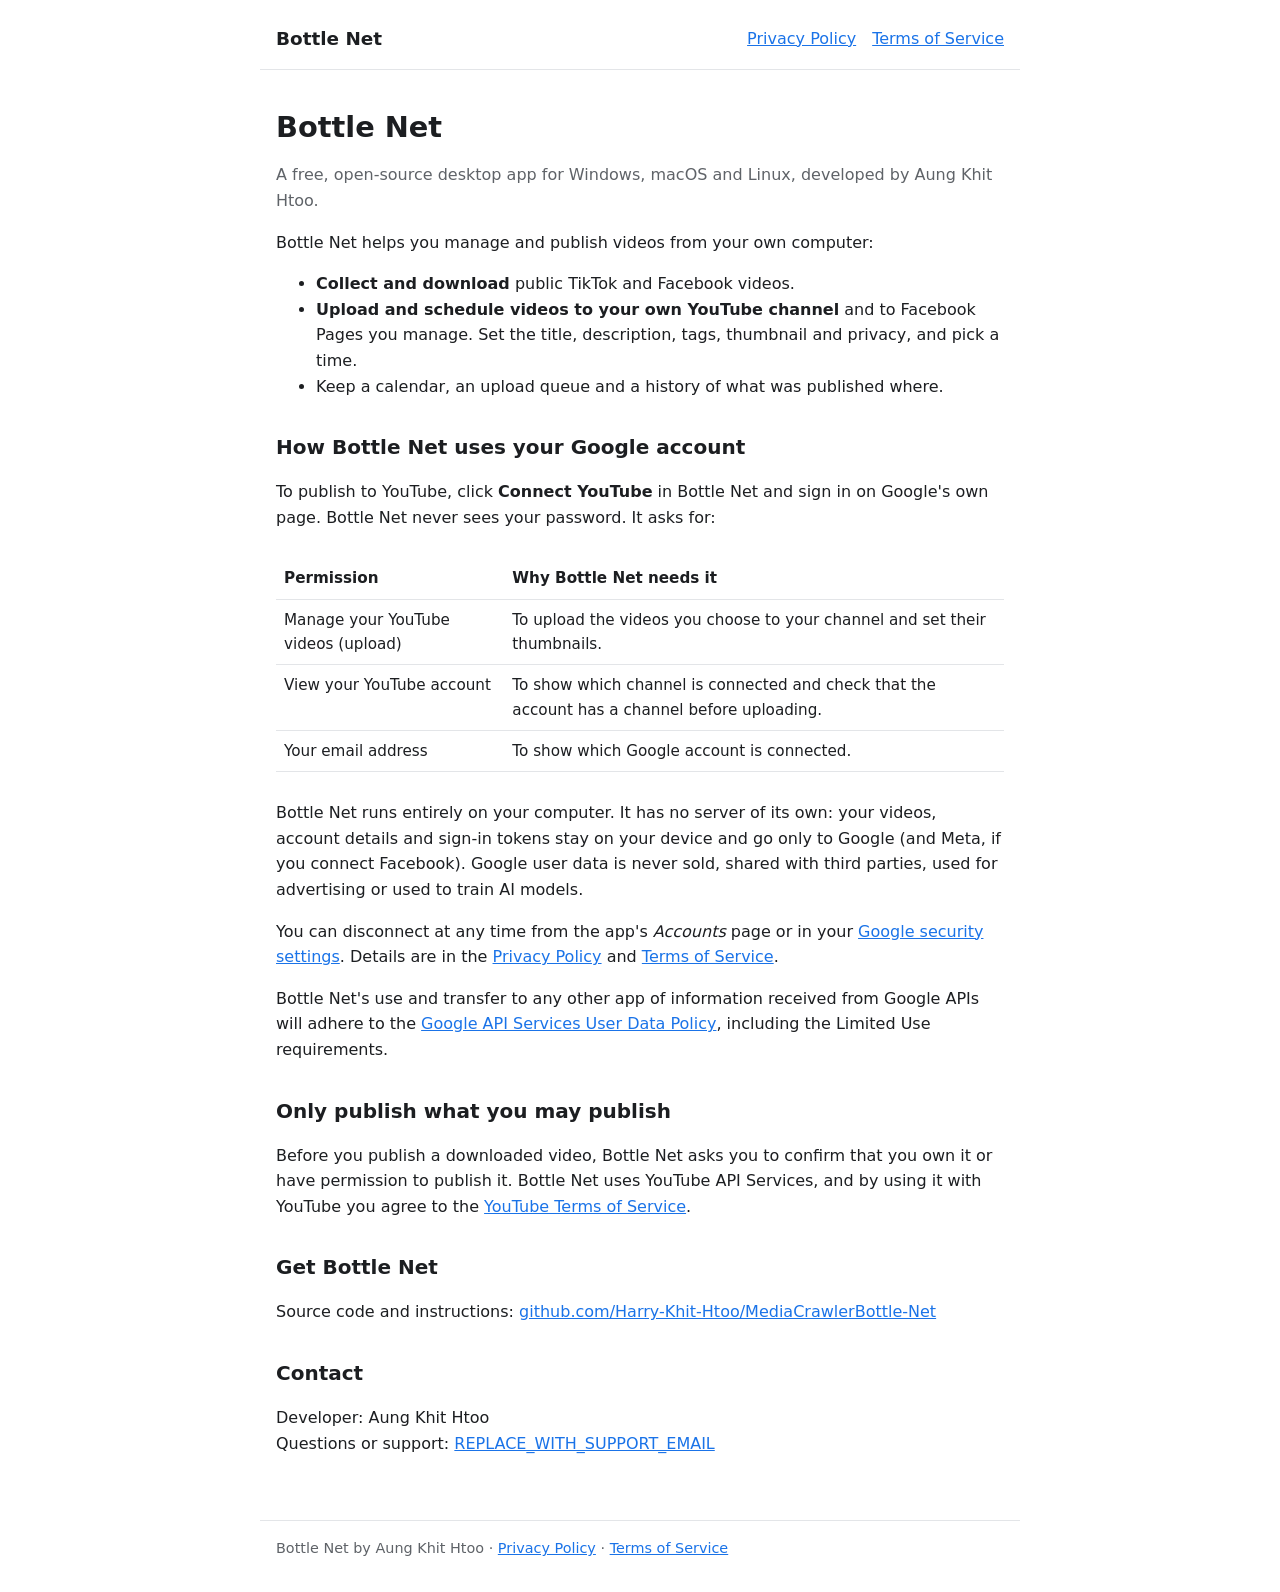
<file: docs/index.html>
<!DOCTYPE html>
<html lang="en">
<head>
  <meta charset="utf-8">
  <meta name="viewport" content="width=device-width, initial-scale=1">
  <title>Bottle Net</title>
  <meta name="description" content="Bottle Net is a free desktop app for downloading public videos and scheduling uploads to your own YouTube channel and Facebook Pages.">
  <link rel="stylesheet" href="style.css">
</head>
<body>
  <header>
    <a class="brand" href="index.html">Bottle Net</a>
    <nav>
      <a href="privacy.html">Privacy Policy</a>
      <a href="terms.html">Terms of Service</a>
    </nav>
  </header>

  <main>
    <h1>Bottle Net</h1>
    <p class="muted">A free, open-source desktop app for Windows, macOS and Linux, developed by Aung Khit Htoo.</p>

    <p>Bottle Net helps you manage and publish videos from your own computer:</p>
    <ul>
      <li><strong>Collect and download</strong> public TikTok and Facebook videos.</li>
      <li><strong>Upload and schedule videos to your own YouTube channel</strong> and to Facebook Pages you manage. Set the title, description, tags, thumbnail and privacy, and pick a time.</li>
      <li>Keep a calendar, an upload queue and a history of what was published where.</li>
    </ul>

    <h2>How Bottle Net uses your Google account</h2>
    <p>To publish to YouTube, click <strong>Connect YouTube</strong> in Bottle Net and sign in on Google's own page. Bottle Net never sees your password. It asks for:</p>
    <div class="table-wrap">
      <table>
        <tr><th>Permission</th><th>Why Bottle Net needs it</th></tr>
        <tr><td>Manage your YouTube videos (upload)</td><td>To upload the videos you choose to your channel and set their thumbnails.</td></tr>
        <tr><td>View your YouTube account</td><td>To show which channel is connected and check that the account has a channel before uploading.</td></tr>
        <tr><td>Your email address</td><td>To show which Google account is connected.</td></tr>
      </table>
    </div>
    <p>Bottle Net runs entirely on your computer. It has no server of its own: your videos, account details and sign-in tokens stay on your device and go only to Google (and Meta, if you connect Facebook). Google user data is never sold, shared with third parties, used for advertising or used to train AI models.</p>
    <p>You can disconnect at any time from the app's <em>Accounts</em> page or in your <a href="https://myaccount.google.com/permissions">Google security settings</a>. Details are in the <a href="privacy.html">Privacy Policy</a> and <a href="terms.html">Terms of Service</a>.</p>
    <p>Bottle Net's use and transfer to any other app of information received from Google APIs will adhere to the <a href="https://developers.google.com/terms/api-services-user-data-policy">Google API Services User Data Policy</a>, including the Limited Use requirements.</p>

    <h2>Only publish what you may publish</h2>
    <p>Before you publish a downloaded video, Bottle Net asks you to confirm that you own it or have permission to publish it. Bottle Net uses YouTube API Services, and by using it with YouTube you agree to the <a href="https://www.youtube.com/t/terms">YouTube Terms of Service</a>.</p>

    <h2>Get Bottle Net</h2>
    <p>Source code and instructions: <a href="https://github.com/Harry-Khit-Htoo/MediaCrawlerBottle-Net">github.com/Harry-Khit-Htoo/MediaCrawlerBottle-Net</a></p>

    <h2>Contact</h2>
    <p>Developer: Aung Khit Htoo<br>
      Questions or support: <a href="mailto:REPLACE_WITH_SUPPORT_EMAIL">REPLACE_WITH_SUPPORT_EMAIL</a></p>
  </main>

  <footer>
    Bottle Net by Aung Khit Htoo &middot; <a href="privacy.html">Privacy Policy</a> &middot; <a href="terms.html">Terms of Service</a>
  </footer>
</body>
</html>
</file>
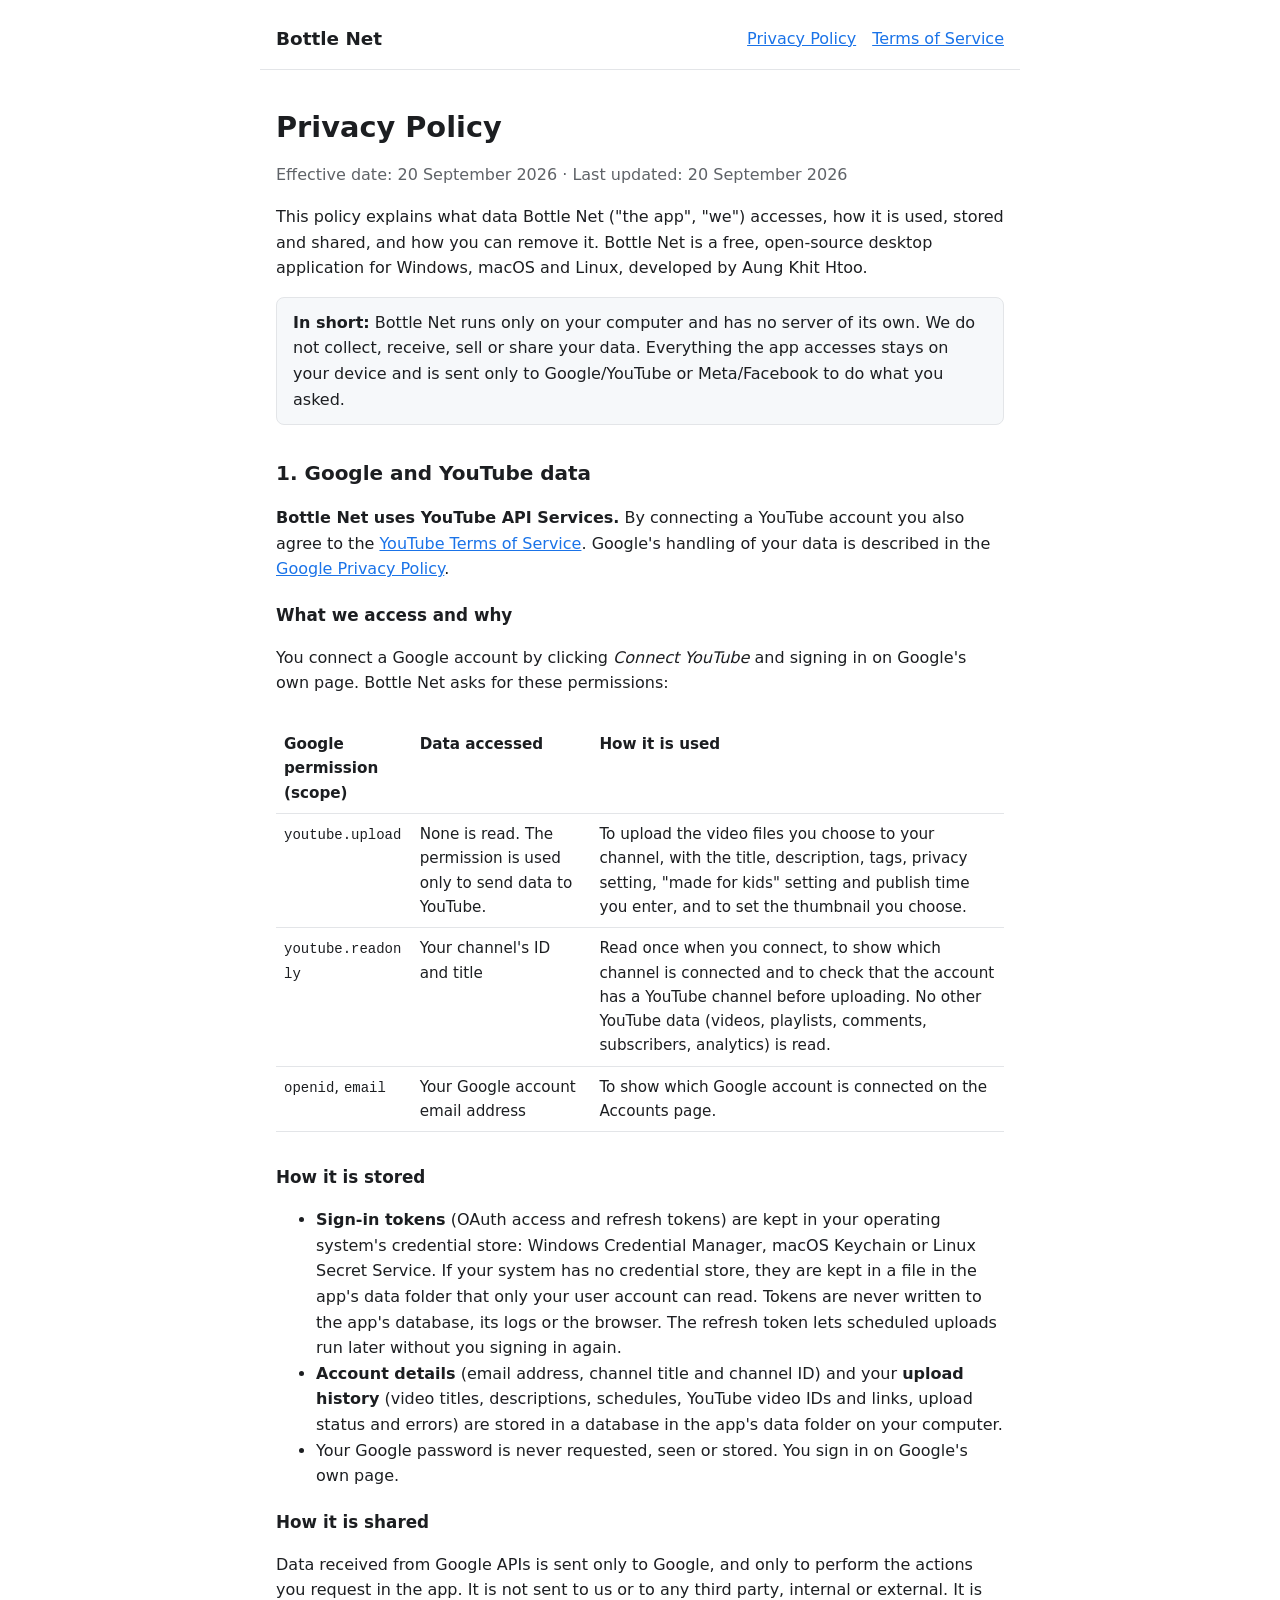
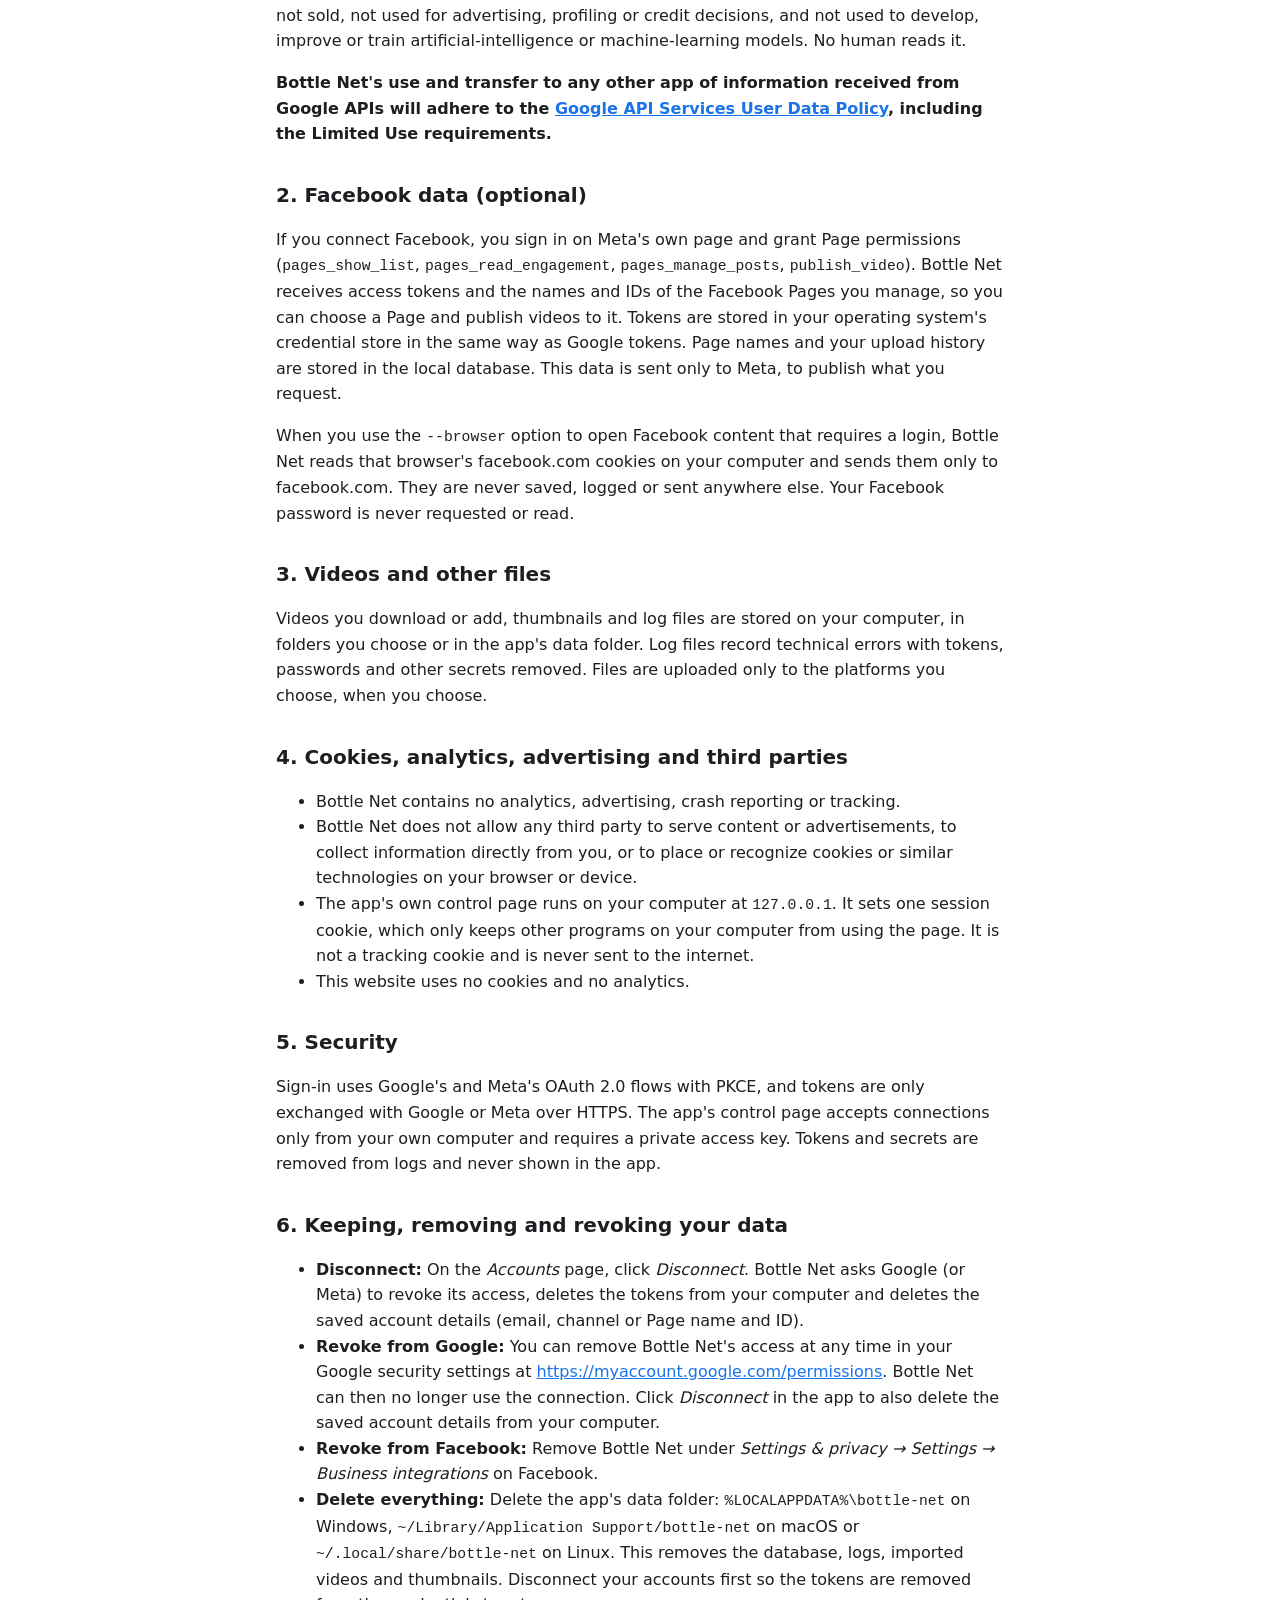
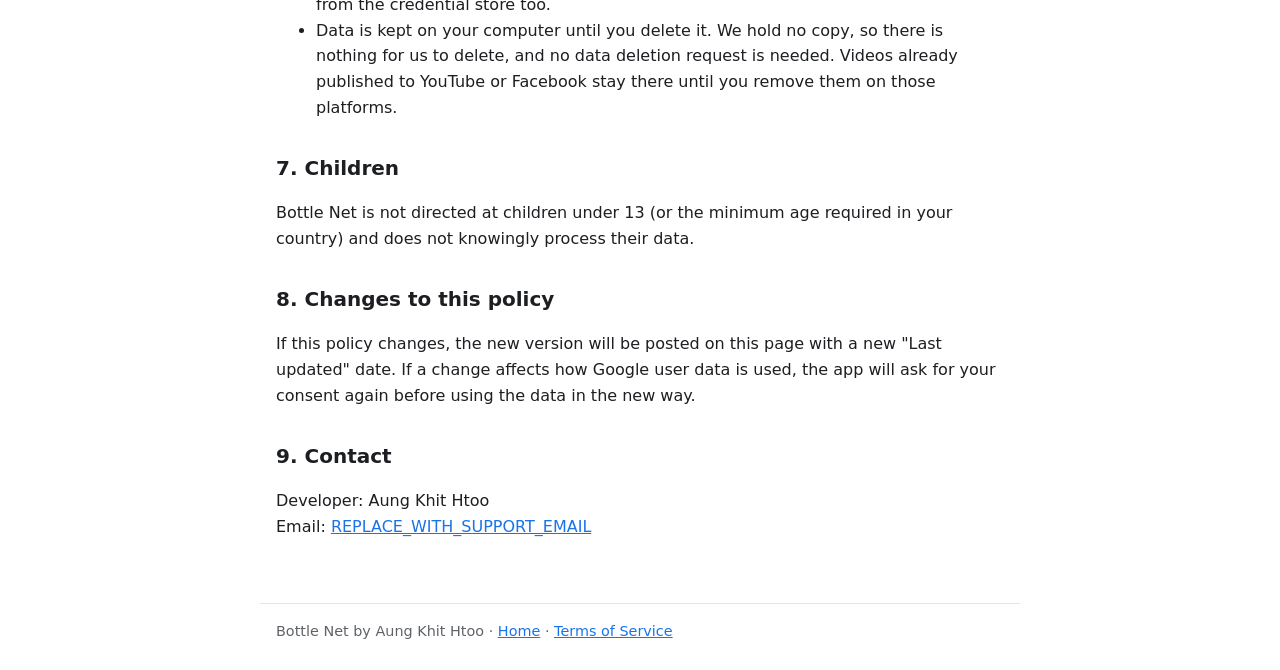
<file: docs/privacy.html>
<!DOCTYPE html>
<html lang="en">
<head>
  <meta charset="utf-8">
  <meta name="viewport" content="width=device-width, initial-scale=1">
  <title>Bottle Net Privacy Policy</title>
  <meta name="description" content="How Bottle Net handles your data, including information received from Google and YouTube APIs.">
  <link rel="stylesheet" href="style.css">
</head>
<body>
  <header>
    <a class="brand" href="index.html">Bottle Net</a>
    <nav>
      <a href="privacy.html">Privacy Policy</a>
      <a href="terms.html">Terms of Service</a>
    </nav>
  </header>

  <main>
    <h1>Privacy Policy</h1>
    <p class="muted">Effective date: 20 September 2026 &middot; Last updated: 20 September 2026</p>

    <p>This policy explains what data Bottle Net ("the app", "we") accesses, how it is used, stored and shared, and how you can remove it. Bottle Net is a free, open-source desktop application for Windows, macOS and Linux, developed by Aung Khit Htoo.</p>

    <div class="panel">
      <strong>In short:</strong> Bottle Net runs only on your computer and has no server of its own. We do not collect, receive, sell or share your data. Everything the app accesses stays on your device and is sent only to Google/YouTube or Meta/Facebook to do what you asked.
    </div>

    <h2 id="google-data">1. Google and YouTube data</h2>
    <p><strong>Bottle Net uses YouTube API Services.</strong> By connecting a YouTube account you also agree to the <a href="https://www.youtube.com/t/terms">YouTube Terms of Service</a>. Google's handling of your data is described in the <a href="https://policies.google.com/privacy">Google Privacy Policy</a>.</p>

    <h3>What we access and why</h3>
    <p>You connect a Google account by clicking <em>Connect YouTube</em> and signing in on Google's own page. Bottle Net asks for these permissions:</p>
    <div class="table-wrap">
      <table>
        <tr><th>Google permission (scope)</th><th>Data accessed</th><th>How it is used</th></tr>
        <tr>
          <td><code>youtube.upload</code></td>
          <td>None is read. The permission is used only to send data to YouTube.</td>
          <td>To upload the video files you choose to your channel, with the title, description, tags, privacy setting, "made for kids" setting and publish time you enter, and to set the thumbnail you choose.</td>
        </tr>
        <tr>
          <td><code>youtube.readonly</code></td>
          <td>Your channel's ID and title</td>
          <td>Read once when you connect, to show which channel is connected and to check that the account has a YouTube channel before uploading. No other YouTube data (videos, playlists, comments, subscribers, analytics) is read.</td>
        </tr>
        <tr>
          <td><code>openid</code>, <code>email</code></td>
          <td>Your Google account email address</td>
          <td>To show which Google account is connected on the Accounts page.</td>
        </tr>
      </table>
    </div>

    <h3>How it is stored</h3>
    <ul>
      <li><strong>Sign-in tokens</strong> (OAuth access and refresh tokens) are kept in your operating system's credential store: Windows Credential Manager, macOS Keychain or Linux Secret Service. If your system has no credential store, they are kept in a file in the app's data folder that only your user account can read. Tokens are never written to the app's database, its logs or the browser. The refresh token lets scheduled uploads run later without you signing in again.</li>
      <li><strong>Account details</strong> (email address, channel title and channel ID) and your <strong>upload history</strong> (video titles, descriptions, schedules, YouTube video IDs and links, upload status and errors) are stored in a database in the app's data folder on your computer.</li>
      <li>Your Google password is never requested, seen or stored. You sign in on Google's own page.</li>
    </ul>

    <h3>How it is shared</h3>
    <p>Data received from Google APIs is sent only to Google, and only to perform the actions you request in the app. It is not sent to us or to any third party, internal or external. It is not sold, not used for advertising, profiling or credit decisions, and not used to develop, improve or train artificial-intelligence or machine-learning models. No human reads it.</p>
    <p><strong>Bottle Net's use and transfer to any other app of information received from Google APIs will adhere to the <a href="https://developers.google.com/terms/api-services-user-data-policy">Google API Services User Data Policy</a>, including the Limited Use requirements.</strong></p>

    <h2 id="facebook-data">2. Facebook data (optional)</h2>
    <p>If you connect Facebook, you sign in on Meta's own page and grant Page permissions (<code>pages_show_list</code>, <code>pages_read_engagement</code>, <code>pages_manage_posts</code>, <code>publish_video</code>). Bottle Net receives access tokens and the names and IDs of the Facebook Pages you manage, so you can choose a Page and publish videos to it. Tokens are stored in your operating system's credential store in the same way as Google tokens. Page names and your upload history are stored in the local database. This data is sent only to Meta, to publish what you request.</p>
    <p>When you use the <code>--browser</code> option to open Facebook content that requires a login, Bottle Net reads that browser's facebook.com cookies on your computer and sends them only to facebook.com. They are never saved, logged or sent anywhere else. Your Facebook password is never requested or read.</p>

    <h2 id="files">3. Videos and other files</h2>
    <p>Videos you download or add, thumbnails and log files are stored on your computer, in folders you choose or in the app's data folder. Log files record technical errors with tokens, passwords and other secrets removed. Files are uploaded only to the platforms you choose, when you choose.</p>

    <h2 id="cookies">4. Cookies, analytics, advertising and third parties</h2>
    <ul>
      <li>Bottle Net contains no analytics, advertising, crash reporting or tracking.</li>
      <li>Bottle Net does not allow any third party to serve content or advertisements, to collect information directly from you, or to place or recognize cookies or similar technologies on your browser or device.</li>
      <li>The app's own control page runs on your computer at <code>127.0.0.1</code>. It sets one session cookie, which only keeps other programs on your computer from using the page. It is not a tracking cookie and is never sent to the internet.</li>
      <li>This website uses no cookies and no analytics.</li>
    </ul>

    <h2 id="security">5. Security</h2>
    <p>Sign-in uses Google's and Meta's OAuth 2.0 flows with PKCE, and tokens are only exchanged with Google or Meta over HTTPS. The app's control page accepts connections only from your own computer and requires a private access key. Tokens and secrets are removed from logs and never shown in the app.</p>

    <h2 id="delete">6. Keeping, removing and revoking your data</h2>
    <ul>
      <li><strong>Disconnect:</strong> On the <em>Accounts</em> page, click <em>Disconnect</em>. Bottle Net asks Google (or Meta) to revoke its access, deletes the tokens from your computer and deletes the saved account details (email, channel or Page name and ID).</li>
      <li><strong>Revoke from Google:</strong> You can remove Bottle Net's access at any time in your Google security settings at <a href="https://myaccount.google.com/permissions">https://myaccount.google.com/permissions</a>. Bottle Net can then no longer use the connection. Click <em>Disconnect</em> in the app to also delete the saved account details from your computer.</li>
      <li><strong>Revoke from Facebook:</strong> Remove Bottle Net under <em>Settings &amp; privacy → Settings → Business integrations</em> on Facebook.</li>
      <li><strong>Delete everything:</strong> Delete the app's data folder: <code>%LOCALAPPDATA%\bottle-net</code> on Windows, <code>~/Library/Application Support/bottle-net</code> on macOS or <code>~/.local/share/bottle-net</code> on Linux. This removes the database, logs, imported videos and thumbnails. Disconnect your accounts first so the tokens are removed from the credential store too.</li>
      <li>Data is kept on your computer until you delete it. We hold no copy, so there is nothing for us to delete, and no data deletion request is needed. Videos already published to YouTube or Facebook stay there until you remove them on those platforms.</li>
    </ul>

    <h2 id="children">7. Children</h2>
    <p>Bottle Net is not directed at children under 13 (or the minimum age required in your country) and does not knowingly process their data.</p>

    <h2 id="changes">8. Changes to this policy</h2>
    <p>If this policy changes, the new version will be posted on this page with a new "Last updated" date. If a change affects how Google user data is used, the app will ask for your consent again before using the data in the new way.</p>

    <h2 id="contact">9. Contact</h2>
    <p>Developer: Aung Khit Htoo<br>
      Email: <a href="mailto:REPLACE_WITH_SUPPORT_EMAIL">REPLACE_WITH_SUPPORT_EMAIL</a></p>
  </main>

  <footer>
    Bottle Net by Aung Khit Htoo &middot; <a href="index.html">Home</a> &middot; <a href="terms.html">Terms of Service</a>
  </footer>
</body>
</html>
</file>
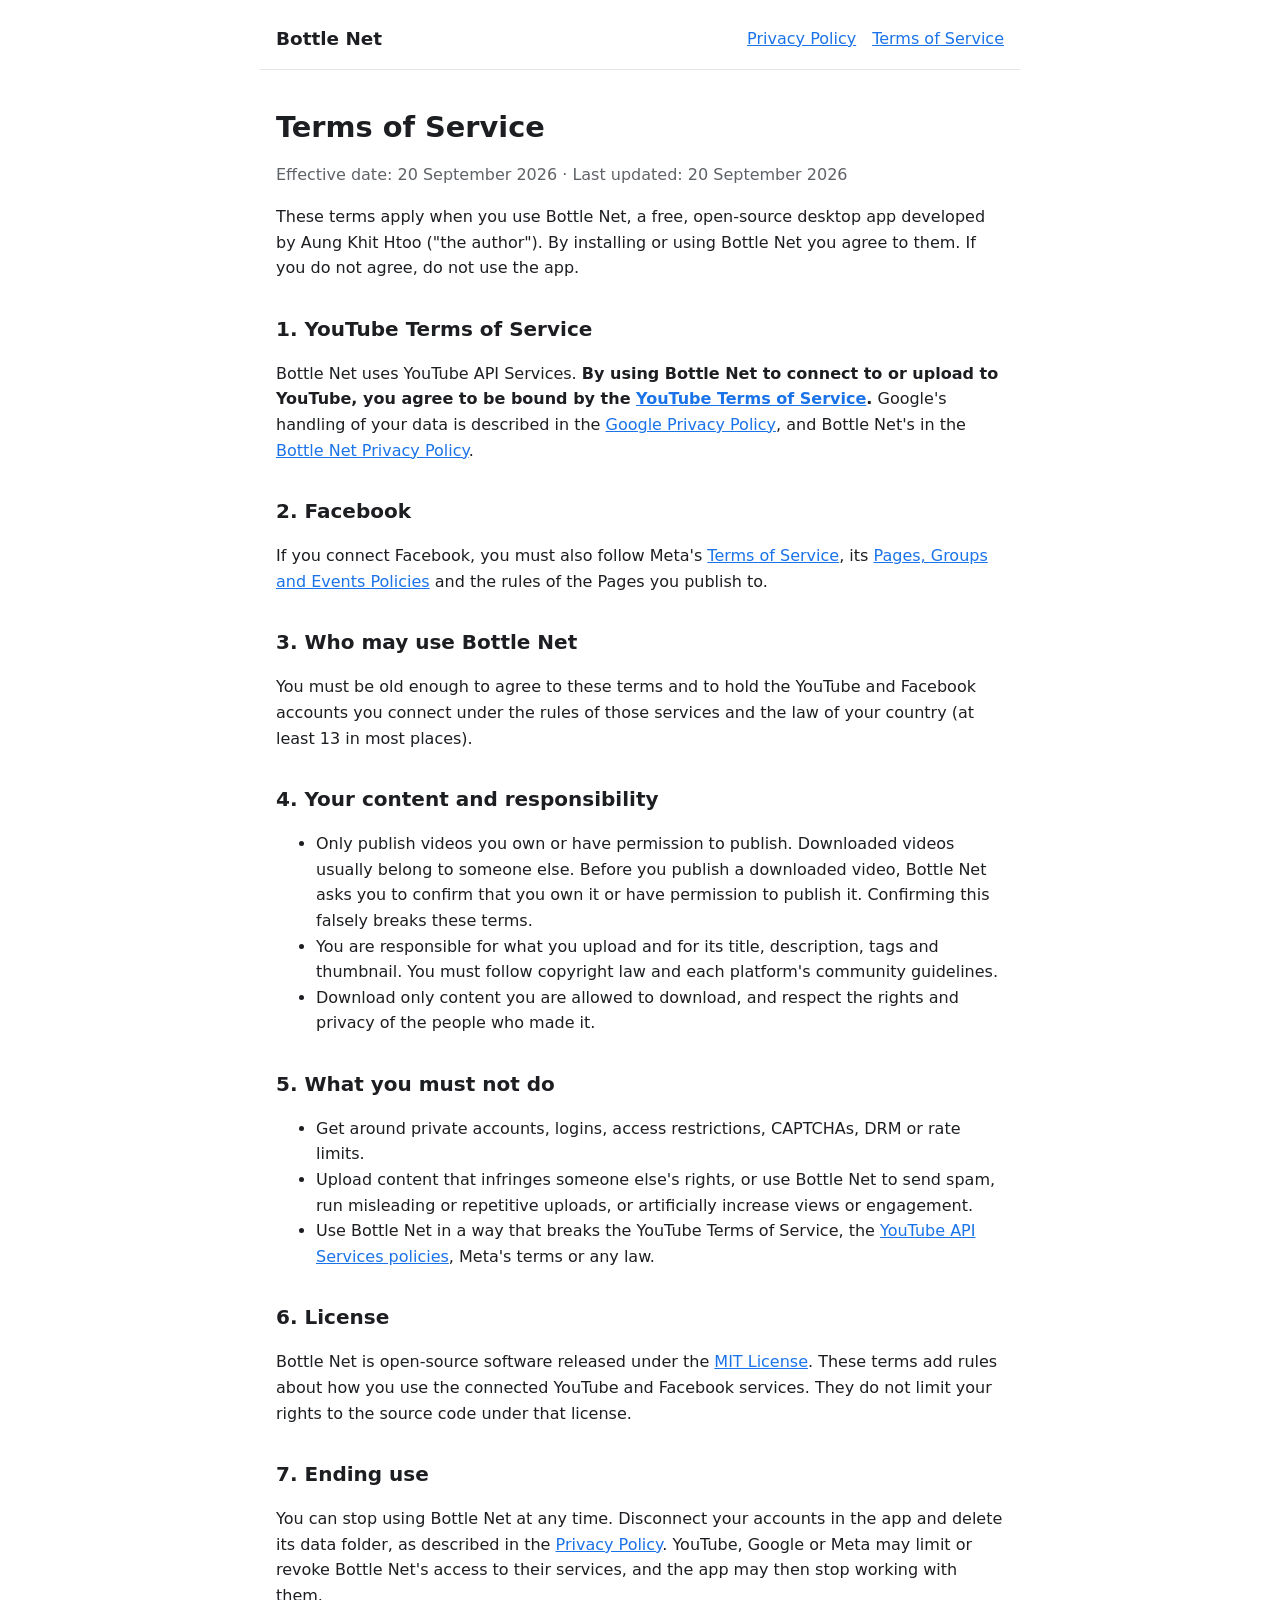
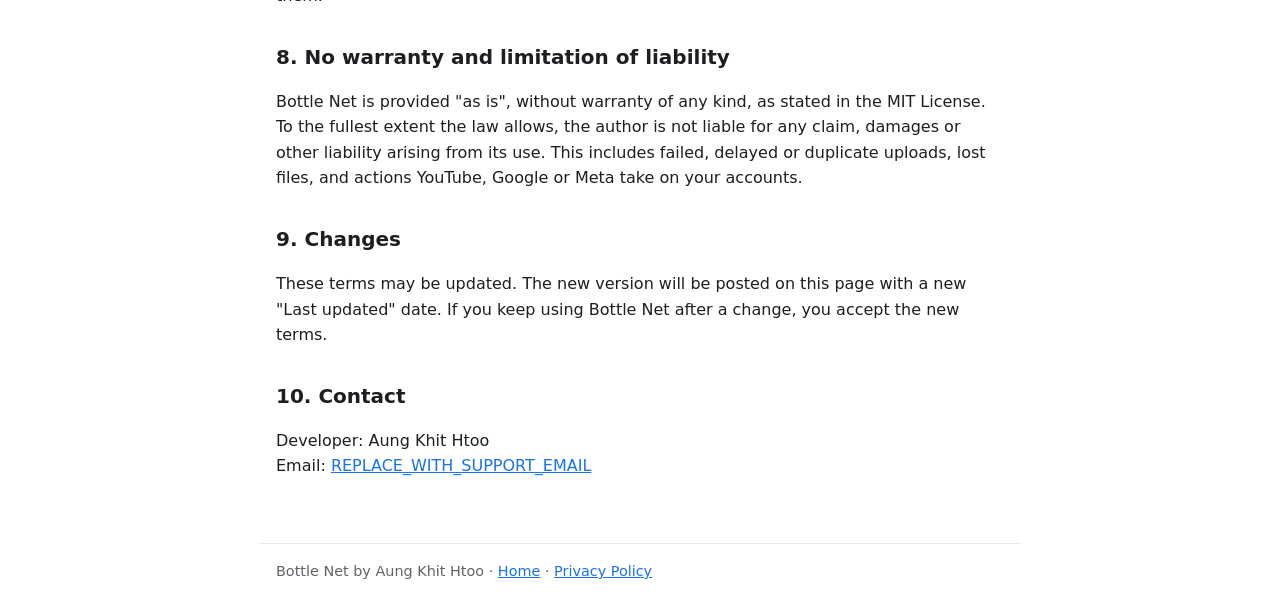
<file: docs/terms.html>
<!DOCTYPE html>
<html lang="en">
<head>
  <meta charset="utf-8">
  <meta name="viewport" content="width=device-width, initial-scale=1">
  <title>Bottle Net Terms</title>
  <meta name="description" content="Terms of Service for the Bottle Net desktop app.">
  <link rel="stylesheet" href="style.css">
</head>
<body>
  <header>
    <a class="brand" href="index.html">Bottle Net</a>
    <nav>
      <a href="privacy.html">Privacy Policy</a>
      <a href="terms.html">Terms of Service</a>
    </nav>
  </header>

  <main>
    <h1>Terms of Service</h1>
    <p class="muted">Effective date: 20 September 2026 &middot; Last updated: 20 September 2026</p>

    <p>These terms apply when you use Bottle Net, a free, open-source desktop app developed by Aung Khit Htoo ("the author"). By installing or using Bottle Net you agree to them. If you do not agree, do not use the app.</p>

    <h2 id="youtube">1. YouTube Terms of Service</h2>
    <p>Bottle Net uses YouTube API Services. <strong>By using Bottle Net to connect to or upload to YouTube, you agree to be bound by the <a href="https://www.youtube.com/t/terms">YouTube Terms of Service</a>.</strong> Google's handling of your data is described in the <a href="https://policies.google.com/privacy">Google Privacy Policy</a>, and Bottle Net's in the <a href="privacy.html">Bottle Net Privacy Policy</a>.</p>

    <h2 id="facebook">2. Facebook</h2>
    <p>If you connect Facebook, you must also follow Meta's <a href="https://www.facebook.com/terms.php">Terms of Service</a>, its <a href="https://www.facebook.com/policies/pages_groups_events/">Pages, Groups and Events Policies</a> and the rules of the Pages you publish to.</p>

    <h2 id="eligibility">3. Who may use Bottle Net</h2>
    <p>You must be old enough to agree to these terms and to hold the YouTube and Facebook accounts you connect under the rules of those services and the law of your country (at least 13 in most places).</p>

    <h2 id="content">4. Your content and responsibility</h2>
    <ul>
      <li>Only publish videos you own or have permission to publish. Downloaded videos usually belong to someone else. Before you publish a downloaded video, Bottle Net asks you to confirm that you own it or have permission to publish it. Confirming this falsely breaks these terms.</li>
      <li>You are responsible for what you upload and for its title, description, tags and thumbnail. You must follow copyright law and each platform's community guidelines.</li>
      <li>Download only content you are allowed to download, and respect the rights and privacy of the people who made it.</li>
    </ul>

    <h2 id="acceptable-use">5. What you must not do</h2>
    <ul>
      <li>Get around private accounts, logins, access restrictions, CAPTCHAs, DRM or rate limits.</li>
      <li>Upload content that infringes someone else's rights, or use Bottle Net to send spam, run misleading or repetitive uploads, or artificially increase views or engagement.</li>
      <li>Use Bottle Net in a way that breaks the YouTube Terms of Service, the <a href="https://developers.google.com/youtube/terms/developer-policies">YouTube API Services policies</a>, Meta's terms or any law.</li>
    </ul>

    <h2 id="license">6. License</h2>
    <p>Bottle Net is open-source software released under the <a href="https://github.com/Harry-Khit-Htoo/MediaCrawlerBottle-Net/blob/main/LICENSE">MIT License</a>. These terms add rules about how you use the connected YouTube and Facebook services. They do not limit your rights to the source code under that license.</p>

    <h2 id="termination">7. Ending use</h2>
    <p>You can stop using Bottle Net at any time. Disconnect your accounts in the app and delete its data folder, as described in the <a href="privacy.html#delete">Privacy Policy</a>. YouTube, Google or Meta may limit or revoke Bottle Net's access to their services, and the app may then stop working with them.</p>

    <h2 id="warranty">8. No warranty and limitation of liability</h2>
    <p>Bottle Net is provided "as is", without warranty of any kind, as stated in the MIT License. To the fullest extent the law allows, the author is not liable for any claim, damages or other liability arising from its use. This includes failed, delayed or duplicate uploads, lost files, and actions YouTube, Google or Meta take on your accounts.</p>

    <h2 id="changes">9. Changes</h2>
    <p>These terms may be updated. The new version will be posted on this page with a new "Last updated" date. If you keep using Bottle Net after a change, you accept the new terms.</p>

    <h2 id="contact">10. Contact</h2>
    <p>Developer: Aung Khit Htoo<br>
      Email: <a href="mailto:REPLACE_WITH_SUPPORT_EMAIL">REPLACE_WITH_SUPPORT_EMAIL</a></p>
  </main>

  <footer>
    Bottle Net by Aung Khit Htoo &middot; <a href="index.html">Home</a> &middot; <a href="privacy.html">Privacy Policy</a>
  </footer>
</body>
</html>
</file>
<file: docs/style.css>
:root {
  --bg: #ffffff;
  --text: #1c1e21;
  --muted: #5f6368;
  --line: #e3e5e8;
  --accent: #1a73e8;
  --panel: #f6f8fa;
}

@media (prefers-color-scheme: dark) {
  :root {
    --bg: #15171a;
    --text: #e8eaed;
    --muted: #a0a4a9;
    --line: #2d3136;
    --accent: #8ab4f8;
    --panel: #1e2125;
  }
}

* { box-sizing: border-box; }

body {
  margin: 0;
  background: var(--bg);
  color: var(--text);
  font: 16px/1.6 system-ui, -apple-system, "Segoe UI", Roboto, sans-serif;
}

header, main, footer {
  max-width: 760px;
  margin: 0 auto;
  padding: 0 16px;
}

header {
  display: flex;
  flex-wrap: wrap;
  align-items: center;
  justify-content: space-between;
  gap: 8px 24px;
  padding-top: 24px;
  padding-bottom: 16px;
  border-bottom: 1px solid var(--line);
}

header .brand { font-weight: 700; font-size: 1.15rem; color: var(--text); text-decoration: none; }
nav { display: flex; gap: 16px; flex-wrap: wrap; }
a { color: var(--accent); }

main { padding-top: 16px; padding-bottom: 48px; }
h1 { font-size: 1.8rem; line-height: 1.25; margin: 24px 0 8px; }
h2 { font-size: 1.25rem; margin: 32px 0 8px; }
h3 { font-size: 1.05rem; margin: 20px 0 4px; }
.muted { color: var(--muted); }
code { font-size: 0.92em; overflow-wrap: anywhere; }

.panel {
  background: var(--panel);
  border: 1px solid var(--line);
  border-radius: 8px;
  padding: 12px 16px;
  margin: 16px 0;
}

table { width: 100%; border-collapse: collapse; margin: 12px 0; font-size: 0.95rem; }
th, td { text-align: left; vertical-align: top; padding: 8px; border-bottom: 1px solid var(--line); }
.table-wrap { overflow-x: auto; }

footer {
  padding-top: 16px;
  padding-bottom: 32px;
  border-top: 1px solid var(--line);
  color: var(--muted);
  font-size: 0.9rem;
}
</file>
